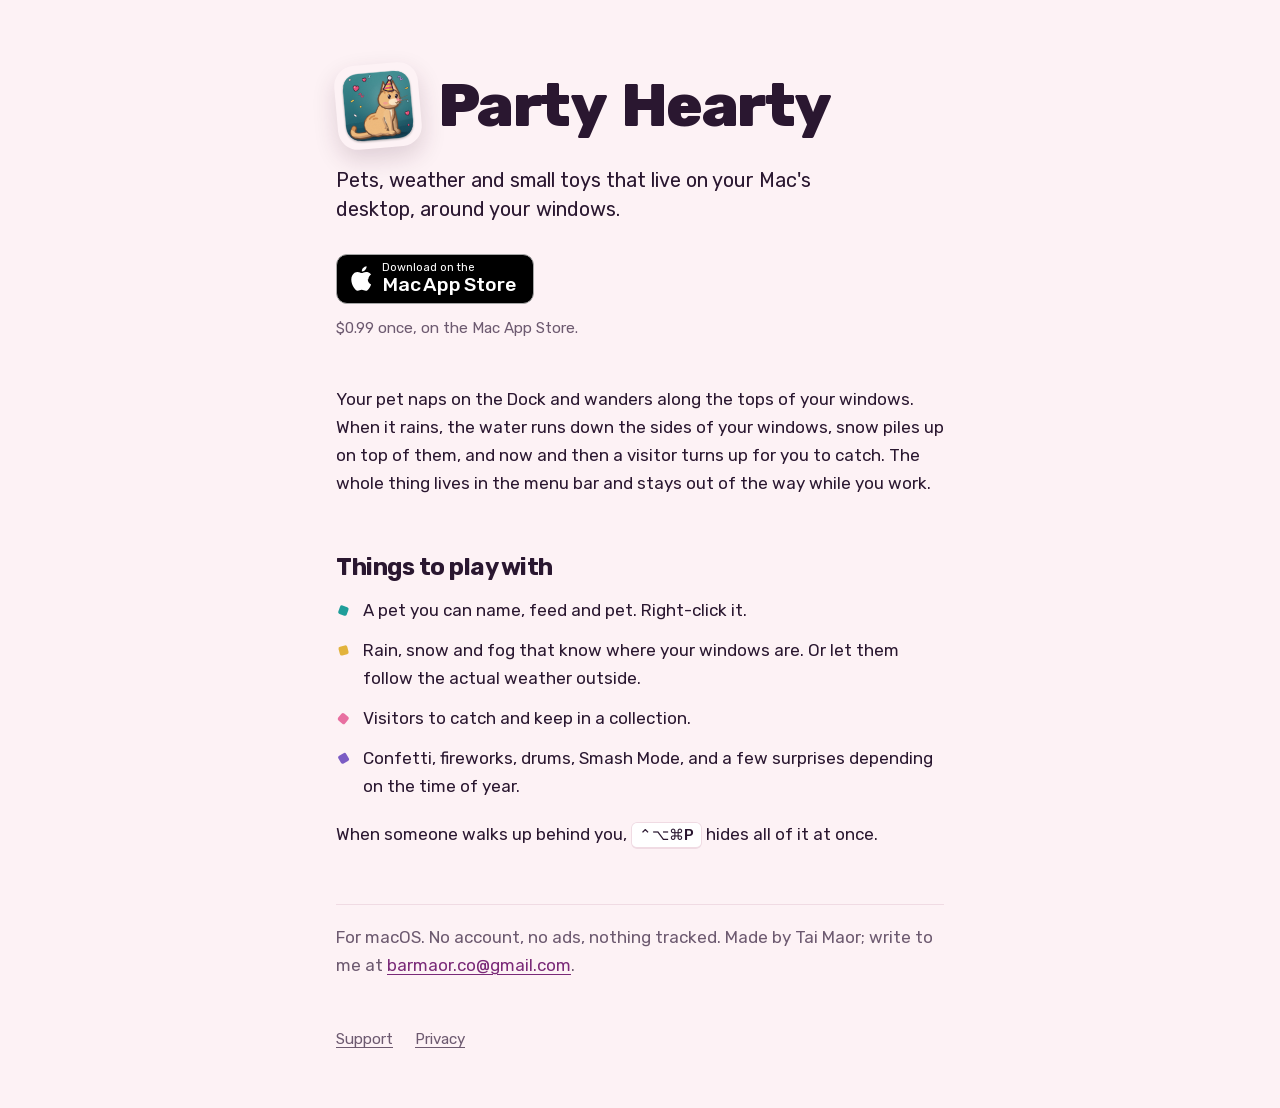
<file: index.html>
<!doctype html>
<html lang="en">
<head>
<meta charset="utf-8">
<meta name="viewport" content="width=device-width, initial-scale=1">
<title>Party Hearty, desktop pets for the Mac</title>
<meta name="description" content="Desktop pets, weather and little toys that live on your Mac's desktop, around your windows.">
<meta property="og:title" content="Party Hearty, desktop pets for the Mac">
<meta property="og:description" content="Desktop pets, weather and little toys that live on your Mac's desktop, around your windows.">
<meta property="og:image" content="https://bluedreams666.github.io/partyhearty-site/icon.png?v=2">
<meta property="og:url" content="https://bluedreams666.github.io/partyhearty-site/">
<meta property="og:type" content="website">
<meta name="twitter:card" content="summary">
<link rel="apple-touch-icon" href="icon.png?v=2">
<link rel="icon" href="favicon.png?v=2">
<link rel="preload" href="fonts/rubik-normal-latin.woff2" as="font" type="font/woff2" crossorigin>
<link rel="stylesheet" href="fonts.css">
<link rel="stylesheet" href="style.css?v=2">
</head>
<body>
<main>
  <div class="top">
    <img src="icon.png?v=2" alt="Party Hearty icon: an orange cat in a party hat">
    <h1>Party Hearty</h1>
  </div>
  <p class="sub">Pets, weather and small toys that live on your Mac's desktop, around your windows.</p>
  <p class="get"><a class="store" href="https://apps.apple.com/app/party-hearty-desktop-pets/id6829178554"><svg viewBox="0 0 17 20" aria-hidden="true"><path d="M14.1 10.6c0-2.6 2.1-3.8 2.2-3.9-1.2-1.8-3.1-2-3.7-2-1.6-.2-3.1.9-3.9.9-.8 0-2-.9-3.4-.9-1.7 0-3.3 1-4.2 2.6-1.8 3.1-.5 7.7 1.3 10.2.8 1.2 1.8 2.6 3.1 2.5 1.2 0 1.7-.8 3.2-.8s1.9.8 3.2.8c1.3 0 2.2-1.2 3-2.4.9-1.4 1.3-2.7 1.3-2.8 0 0-2.6-1-2.6-4.1zM11.6 3c.7-.8 1.1-1.9 1-3-1 0-2.1.7-2.8 1.5-.6.7-1.2 1.8-1 2.9 1.1.1 2.1-.6 2.8-1.4z"/></svg><span><small>Download on the</small><b>Mac App Store</b></span></a></p>
  <p class="small">$0.99 once, on the Mac App Store.</p>

  <p>Your pet naps on the Dock and wanders along the tops of your windows. When it rains, the water runs down the sides of your windows, snow piles up on top of them, and now and then a visitor turns up for you to catch. The whole thing lives in the menu bar and stays out of the way while you work.</p>

  <h2>Things to play with</h2>
  <ul>
    <li>A pet you can name, feed and pet. Right-click it.</li>
    <li>Rain, snow and fog that know where your windows are. Or let them follow the actual weather outside.</li>
    <li>Visitors to catch and keep in a collection.</li>
    <li>Confetti, fireworks, drums, Smash Mode, and a few surprises depending on the time of year.</li>
  </ul>
  <p>When someone walks up behind you, <kbd>⌃⌥⌘P</kbd> hides all of it at once.</p>

  <p class="note">For macOS. No account, no ads, nothing tracked. Made by Tai Maor; write to me at <a href="mailto:barmaor.co@gmail.com">barmaor.co@gmail.com</a>.</p>
</main>
<footer><a href="support.html">Support</a><a href="privacy.html">Privacy</a></footer>
</body>
</html>
</file>
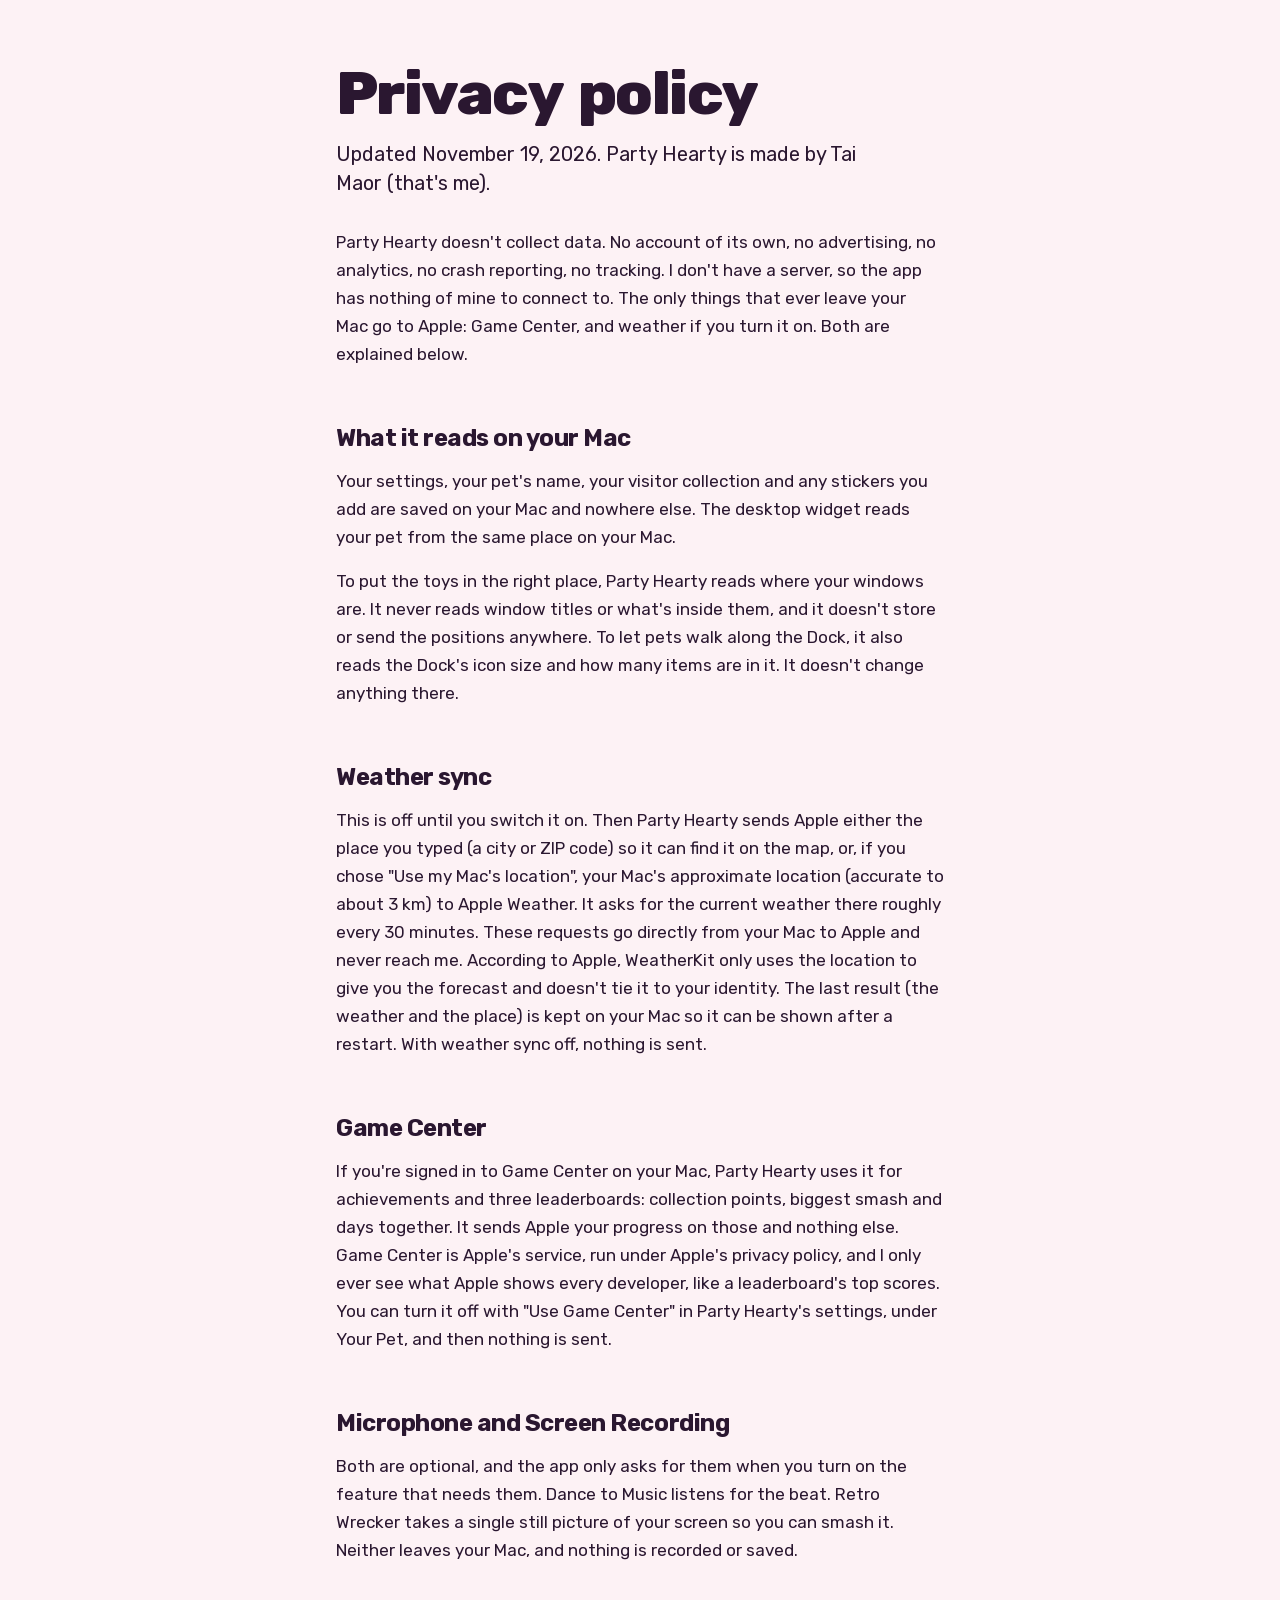
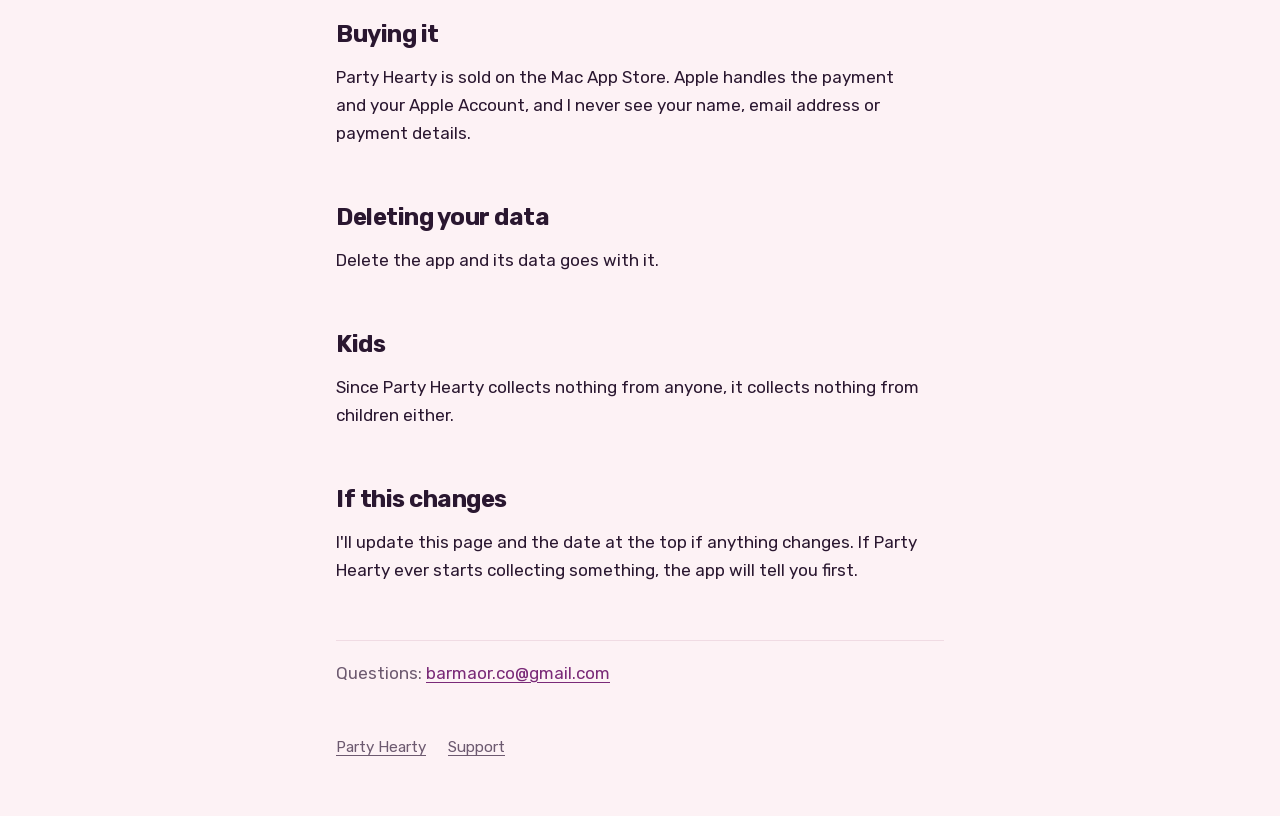
<file: privacy.html>
<!doctype html>
<html lang="en">
<head>
<meta charset="utf-8">
<meta name="viewport" content="width=device-width, initial-scale=1">
<title>Party Hearty privacy policy</title>
<link rel="icon" href="favicon.png?v=2">
<link rel="preload" href="fonts/rubik-normal-latin.woff2" as="font" type="font/woff2" crossorigin>
<link rel="stylesheet" href="fonts.css">
<link rel="stylesheet" href="style.css?v=2">
</head>
<body>
<main>
  <h1>Privacy policy</h1>
  <p class="sub">Updated November 19, 2026. Party Hearty is made by Tai Maor (that's me).</p>

  <p>Party Hearty doesn't collect data. No account of its own, no advertising, no analytics, no crash reporting, no tracking. I don't have a server, so the app has nothing of mine to connect to. The only things that ever leave your Mac go to Apple: Game Center, and weather if you turn it on. Both are explained below.</p>

  <h2>What it reads on your Mac</h2>
  <p>Your settings, your pet's name, your visitor collection and any stickers you add are saved on your Mac and nowhere else. The desktop widget reads your pet from the same place on your Mac.</p>
  <p>To put the toys in the right place, Party Hearty reads where your windows are. It never reads window titles or what's inside them, and it doesn't store or send the positions anywhere. To let pets walk along the Dock, it also reads the Dock's icon size and how many items are in it. It doesn't change anything there.</p>

  <h2>Weather sync</h2>
  <p>This is off until you switch it on. Then Party Hearty sends Apple either the place you typed (a city or ZIP code) so it can find it on the map, or, if you chose "Use my Mac's location", your Mac's approximate location (accurate to about 3 km) to Apple Weather. It asks for the current weather there roughly every 30 minutes. These requests go directly from your Mac to Apple and never reach me. According to Apple, WeatherKit only uses the location to give you the forecast and doesn't tie it to your identity. The last result (the weather and the place) is kept on your Mac so it can be shown after a restart. With weather sync off, nothing is sent.</p>

  <h2>Game Center</h2>
  <p>If you're signed in to Game Center on your Mac, Party Hearty uses it for achievements and three leaderboards: collection points, biggest smash and days together. It sends Apple your progress on those and nothing else. Game Center is Apple's service, run under Apple's privacy policy, and I only ever see what Apple shows every developer, like a leaderboard's top scores. You can turn it off with "Use Game Center" in Party Hearty's settings, under Your Pet, and then nothing is sent.</p>

  <h2>Microphone and Screen Recording</h2>
  <p>Both are optional, and the app only asks for them when you turn on the feature that needs them. Dance to Music listens for the beat. Retro Wrecker takes a single still picture of your screen so you can smash it. Neither leaves your Mac, and nothing is recorded or saved.</p>

  <h2>Buying it</h2>
  <p>Party Hearty is sold on the Mac App Store. Apple handles the payment and your Apple Account, and I never see your name, email address or payment details.</p>

  <h2>Deleting your data</h2>
  <p>Delete the app and its data goes with it.</p>

  <h2>Kids</h2>
  <p>Since Party Hearty collects nothing from anyone, it collects nothing from children either.</p>

  <h2>If this changes</h2>
  <p>I'll update this page and the date at the top if anything changes. If Party Hearty ever starts collecting something, the app will tell you first.</p>

  <p class="note">Questions: <a href="mailto:barmaor.co@gmail.com">barmaor.co@gmail.com</a></p>
</main>
<footer><a href="index.html">Party Hearty</a><a href="support.html">Support</a></footer>
</body>
</html>
</file>
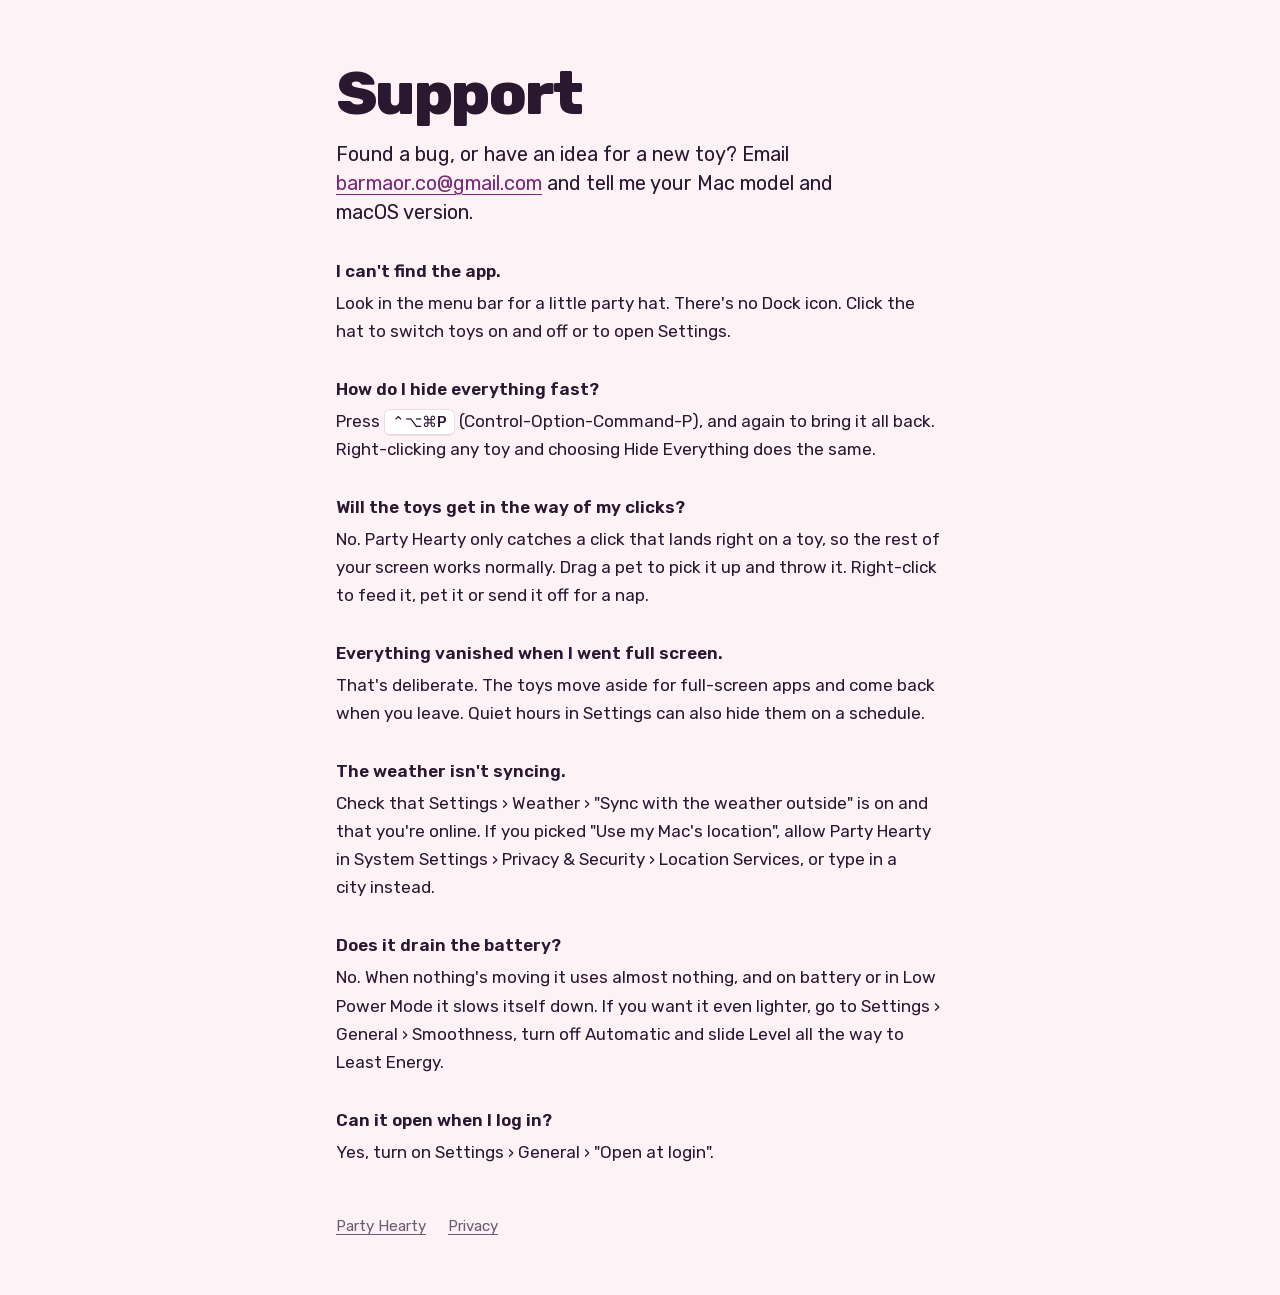
<file: support.html>
<!doctype html>
<html lang="en">
<head>
<meta charset="utf-8">
<meta name="viewport" content="width=device-width, initial-scale=1">
<title>Party Hearty support</title>
<link rel="icon" href="favicon.png?v=2">
<link rel="preload" href="fonts/rubik-normal-latin.woff2" as="font" type="font/woff2" crossorigin>
<link rel="stylesheet" href="fonts.css">
<link rel="stylesheet" href="style.css?v=2">
</head>
<body>
<main>
  <h1>Support</h1>
  <p class="sub">Found a bug, or have an idea for a new toy? Email <a href="mailto:barmaor.co@gmail.com">barmaor.co@gmail.com</a> and tell me your Mac model and macOS version.</p>

  <p class="q">I can't find the app.</p>
  <p>Look in the menu bar for a little party hat. There's no Dock icon. Click the hat to switch toys on and off or to open Settings.</p>

  <p class="q">How do I hide everything fast?</p>
  <p>Press <kbd>⌃⌥⌘P</kbd> (Control-Option-Command-P), and again to bring it all back. Right-clicking any toy and choosing Hide Everything does the same.</p>

  <p class="q">Will the toys get in the way of my clicks?</p>
  <p>No. Party Hearty only catches a click that lands right on a toy, so the rest of your screen works normally. Drag a pet to pick it up and throw it. Right-click to feed it, pet it or send it off for a nap.</p>

  <p class="q">Everything vanished when I went full screen.</p>
  <p>That's deliberate. The toys move aside for full-screen apps and come back when you leave. Quiet hours in Settings can also hide them on a schedule.</p>

  <p class="q">The weather isn't syncing.</p>
  <p>Check that Settings › Weather › "Sync with the weather outside" is on and that you're online. If you picked "Use my Mac's location", allow Party Hearty in System Settings › Privacy &amp; Security › Location Services, or type in a city instead.</p>

  <p class="q">Does it drain the battery?</p>
  <p>No. When nothing's moving it uses almost nothing, and on battery or in Low Power Mode it slows itself down. If you want it even lighter, go to Settings › General › Smoothness, turn off Automatic and slide Level all the way to Least Energy.</p>

  <p class="q">Can it open when I log in?</p>
  <p>Yes, turn on Settings › General › "Open at login".</p>
</main>
<footer><a href="index.html">Party Hearty</a><a href="privacy.html">Privacy</a></footer>
</body>
</html>
</file>
<file: fonts.css>
/* Self-hosted fonts (SIL Open Font License) */
@font-face {
  font-family: 'Rubik';
  font-style: normal;
  font-weight: 300 900;
  font-display: swap;
  src: url(fonts/rubik-normal-latin-ext.woff2) format('woff2');
  unicode-range: U+0100-02BA, U+02BD-02C5, U+02C7-02CC, U+02CE-02D7, U+02DD-02FF, U+0304, U+0308, U+0329, U+1D00-1DBF, U+1E00-1E9F, U+1EF2-1EFF, U+2020, U+20A0-20AB, U+20AD-20C4, U+2113, U+2C60-2C7F, U+A720-A7FF;
}
@font-face {
  font-family: 'Rubik';
  font-style: normal;
  font-weight: 300 900;
  font-display: swap;
  src: url(fonts/rubik-normal-latin.woff2) format('woff2');
  unicode-range: U+0000-00FF, U+0131, U+0152-0153, U+02BB-02BC, U+02C6, U+02DA, U+02DC, U+0304, U+0308, U+0329, U+2000-206F, U+20AC, U+2122, U+2191, U+2193, U+2212, U+2215, U+FEFF, U+FFFD;
}
</file>
<file: style.css>
/* Party Hearty: a tidy desk with toys on it. Rubik throughout, rounded and friendly, never cartoonish. */
:root {
  color-scheme: light dark;
  --desk: #fdf2f5;
  --ink: #2a1730;
  --soft: #6d5a70;
  --rule: #f0dbe3;
  --accent: #7a2a78;
  --select: rgba(31, 158, 154, .22);
  --key: #ffffff;
  --sans: "Rubik", -apple-system, "Helvetica Neue", Arial, sans-serif;
}
@media (prefers-color-scheme: dark) {
  :root {
    --desk: #1a1220;
    --ink: #f3e9f1;
    --soft: #b6a4b6;
    --rule: #34263b;
    --accent: #f2a0cb;
    --select: rgba(31, 158, 154, .35);
    --key: #261b2d;
  }
}
* { box-sizing: border-box; }
html { -webkit-text-size-adjust: 100%; }
body { margin: 0; background: var(--desk); color: var(--ink); font: 400 1.0625rem/1.65 var(--sans); -webkit-font-smoothing: antialiased; }
::selection { background: var(--select); }
a { color: var(--accent); text-decoration-thickness: 1px; text-underline-offset: .2em; }
a:hover { text-decoration-thickness: 2px; }
:focus-visible { outline: 2px solid var(--accent); outline-offset: 3px; border-radius: 4px; }

main, footer { width: min(100% - 40px, 38rem); margin-inline: auto; }
main { padding: 64px 0 24px; }

.top { display: flex; align-items: center; gap: 18px; margin: 0 0 18px; }
.top img { width: 84px; height: 84px; border-radius: 20px; rotate: -5deg; box-shadow: 0 10px 24px rgba(60, 20, 50, .16); flex: none; }
h1 { font: 800 clamp(2.6rem, 10vw, 3.8rem)/.98 var(--sans); letter-spacing: -.025em; word-spacing: .08em; margin: 0; text-wrap: balance; }
main > h1:first-child, h1.page { margin: 0 0 16px; }
.sub { font-size: 1.25rem; line-height: 1.45; margin: 0 0 30px; max-width: 26em; text-wrap: pretty; }
h1 + .small { margin: 0 0 32px; }
h2 { font: 700 1.5rem/1.2 var(--sans); letter-spacing: -.02em; margin: 56px 0 14px; text-wrap: balance; }
p { margin: 0 0 16px; text-wrap: pretty; }
strong { font-weight: 600; }
.small { font-size: .95rem; color: var(--soft); }
.q { font-weight: 600; margin: 30px 0 4px; }
h2 + .q { margin-top: 8px; }

/* The toy list: a little confetti square in front of each */
ul { list-style: none; margin: 0 0 20px; padding: 0; }
ul li { position: relative; padding-left: 1.6em; margin: 0 0 12px; }
ul li::before { content: ""; position: absolute; left: .15em; top: .58em; width: .5em; height: .5em; border-radius: 2px; background: #1f9e9a; rotate: 20deg; }
ul li:nth-child(4n+2)::before { background: #e2b33c; rotate: -15deg; }
ul li:nth-child(4n+3)::before { background: #e86fa0; rotate: 40deg; }
ul li:nth-child(4n)::before { background: #7b5cc4; rotate: -30deg; }
ol { margin: 0 0 16px; padding-left: 1.3em; }
ol li { margin: 0 0 8px; }

kbd { font: 500 .9em/1 var(--sans); padding: .2em .45em; border-radius: 6px; background: var(--key); border: 1px solid var(--rule); border-bottom-width: 2px; white-space: nowrap; }

.get { margin: 0 0 12px; }
.store { display: inline-flex; align-items: center; gap: 10px; background: #000; color: #fff; border: 1px solid #a6a6a6; border-radius: 11px;
         padding: 7px 18px 7px 14px; text-decoration: none; line-height: 1.1; }
.store:hover { background: #1b1d1f; }
.store svg { width: 21px; height: 25px; fill: #fff; flex: none; }
.store small { display: block; font-size: .7rem; }
.store b { display: block; font-size: 1.22rem; font-weight: 500; letter-spacing: -.01em; }
.get + .small { margin-bottom: 44px; }

.note { margin-top: 56px; padding-top: 18px; border-top: 1px solid var(--rule); color: var(--soft); }
.nb { white-space: nowrap; }

footer { display: flex; gap: 22px; padding: 8px 0 56px; font-size: .95rem; }
footer a { color: var(--soft); }
footer a:hover { color: var(--ink); }

@media (max-width: 520px) {
  main { padding-top: 44px; }
  .top img { width: 68px; height: 68px; border-radius: 16px; }
  .sub { font-size: 1.15rem; }
}
</file>
